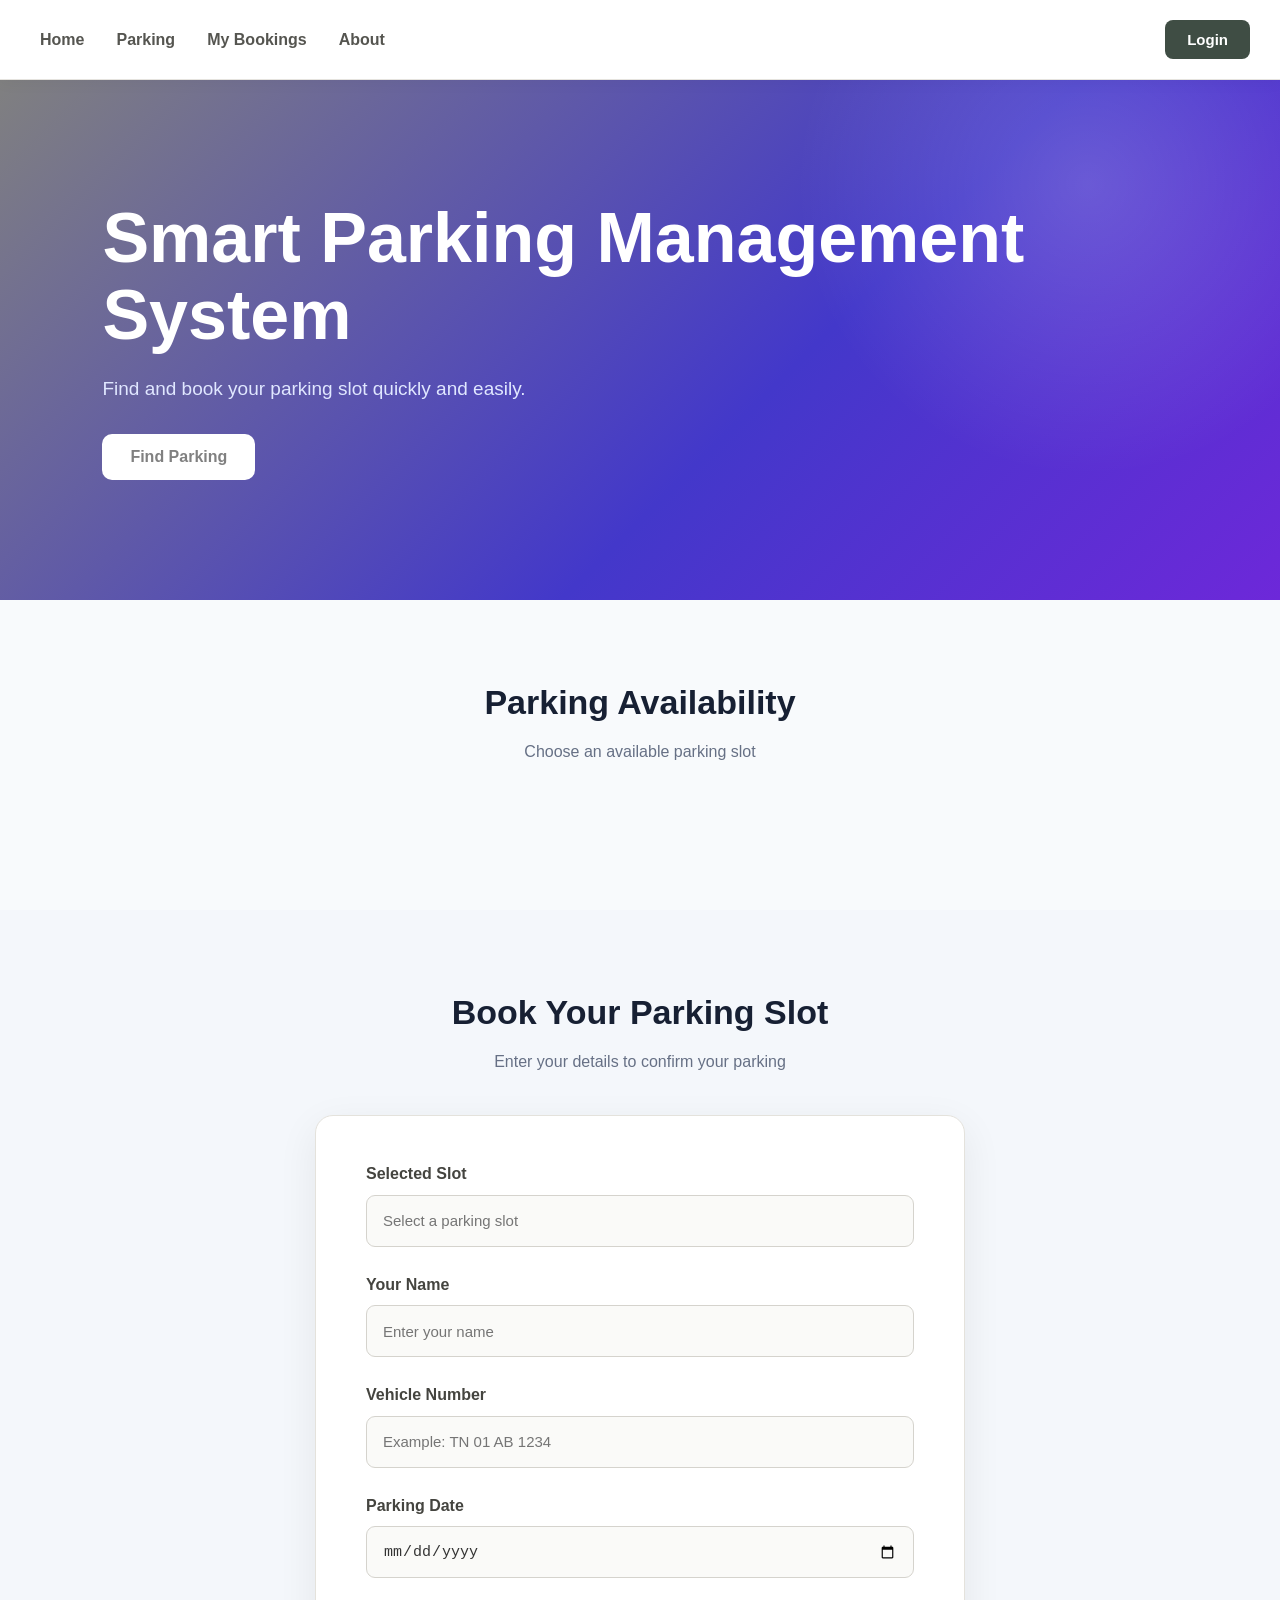
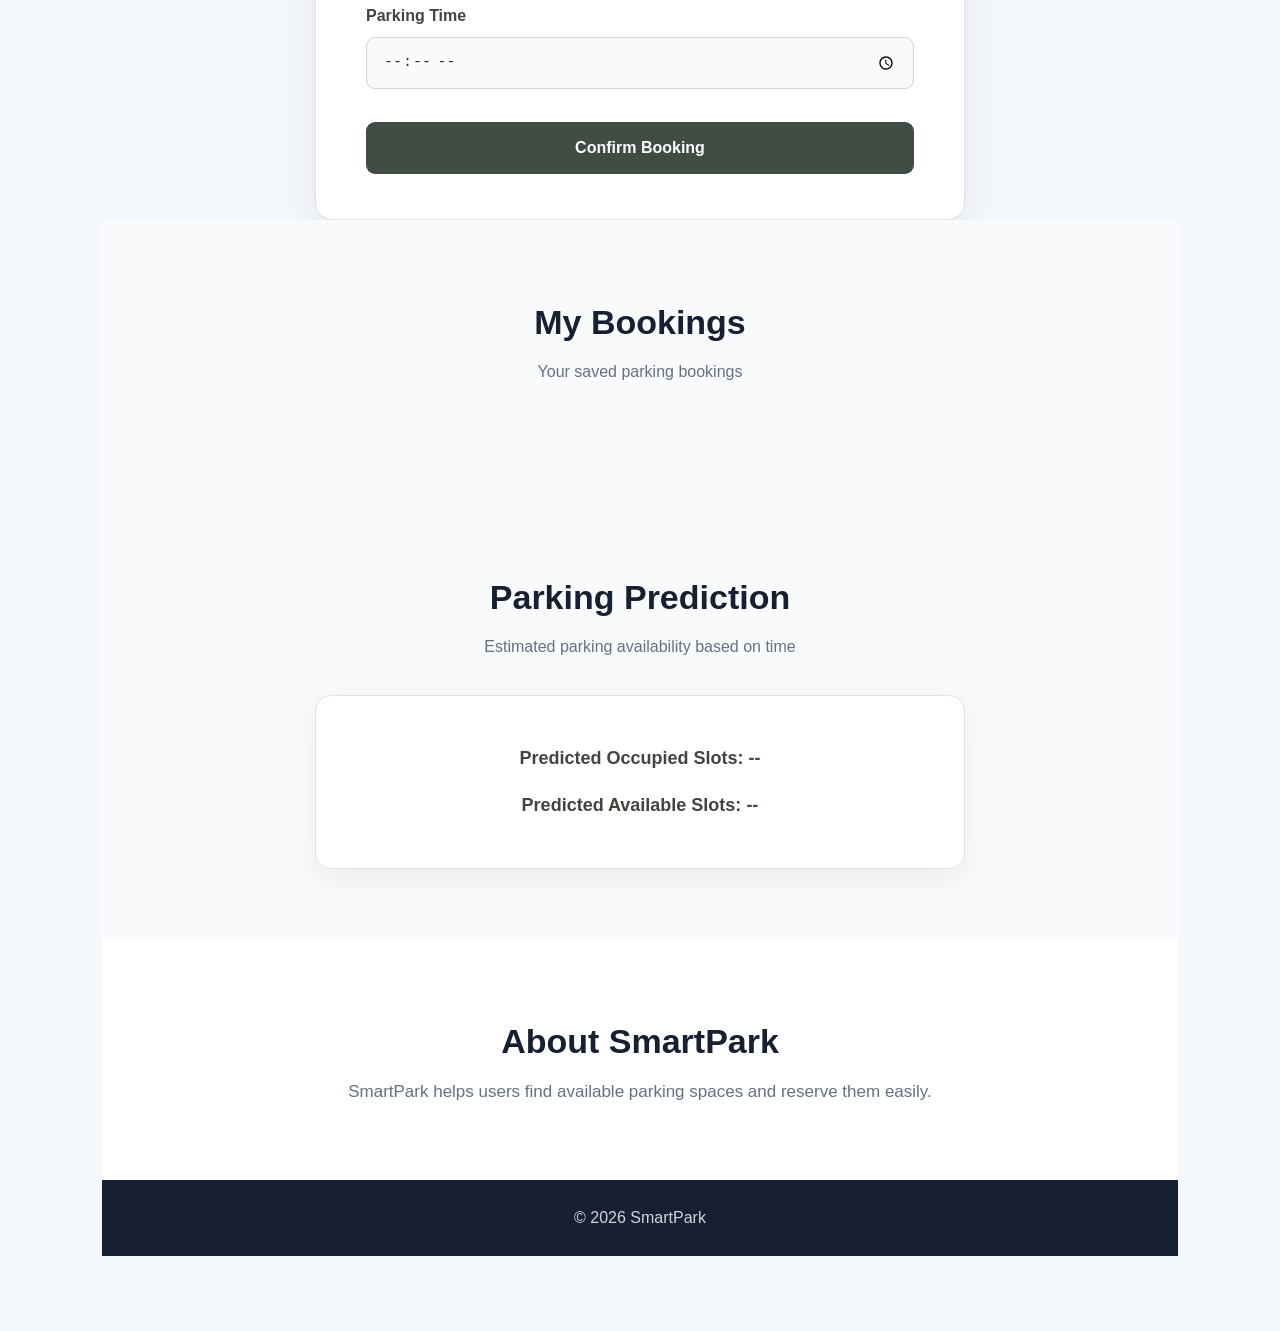
<file: index.html>
<!DOCTYPE html>
<html lang="en">

<head>

    <meta charset="UTF-8">

    <meta name="viewport"
          content="width=device-width, initial-scale=1.0">

    <title>SmartPark</title>

    <link rel="stylesheet"
          href="style.css">

</head>

<body>


    <!-- HEADER -->

    <header>


        <nav>

            <a href="#">Home</a>

            <a href="#parking">
                Parking
            </a>
            <a href="#my-bookings">My Bookings</a>

            <a href="#about">
                About
            </a>

        </nav>


       <button class="login-btn" id="authNavLink">
              Login
       </button>
        <span id="navUserName" class="nav-user-name"></span>

    </header>



    <!-- HOME SECTION -->

    <section class="hero">

        <div class="hero-text">

            <h1>
                Smart Parking
                Management System
            </h1>


            <p>
                Find and book your parking
                slot quickly and easily.
            </p>


            <button class="start-btn"
                    onclick="goToParking()">

                Find Parking

            </button>

        </div>

    </section>



    <!-- PARKING SECTION -->

    <section id="parking"
             class="parking-section">

        <h2>
            Parking Availability
        </h2>


        <p class="subtitle">
            Choose an available parking slot
        </p>


        <div class="parking-grid">

        </div>

    </section>
    <!-- ================= BOOKING ================= -->

<section id="booking" class="booking-section">

    <h2>Book Your Parking Slot</h2>

    <p class="subtitle">
        Enter your details to confirm your parking
    </p>

    <div class="booking-card">

        <label>Selected Slot</label>

        <input
            type="text"
            id="selectedSlot"
            placeholder="Select a parking slot"
            readonly
        >


        <label>Your Name</label>

        <input
            type="text"
            id="userName"
            placeholder="Enter your name"
        >


        <label>Vehicle Number</label>

        <input
            type="text"
            id="vehicleNumber"
            placeholder="Example: TN 01 AB 1234"
        >


        <label>Parking Date</label>

        <input
            type="date"
            id="parkingDate"
        >


        <label>Parking Time</label>

        <input
            type="time"
            id="parkingTime"
        >


        <button onclick="confirmBooking()">
            Confirm Booking
        </button>

    </div>
<!-- USER DASHBOARD -->
<section id="dashboard" class="dashboard-section" style="display: none;">

    <h2>My Dashboard</h2>
    <p class="subtitle">Welcome to your SmartPark dashboard</p>

    <div class="dashboard-card">

        <h3>User Details</h3>

        <p>
            <strong>Name:</strong>
            <span id="dashboardName">Guest</span>
        </p>

        <p>
            <strong>Email:</strong>
            <span id="dashboardEmail">Not logged in</span>
        </p>

        <p>
            <strong>Total Bookings:</strong>
            <span id="bookingCount">0</span>
        </p>
        <button onclick="logoutUser()" class="logout-btn">
            Logout
        </button>

    </div>

</section>
<section id="my-bookings" class="bookings-section">

    <h2>My Bookings</h2>

    <p class="subtitle">
        Your saved parking bookings
    </p>

    <div id="bookingList"></div>

</section>


<!-- PAYMENT POPUP -->

<div id="paymentModal" class="payment-modal">

    <div class="payment-box">

        <h2>Parking Payment</h2>

        <p>Amount to Pay</p>

        <h3 id="paymentAmount">₹50</h3>

        <p>Scan the QR code to complete payment</p>

        <!-- QR CODE WILL BE ADDED HERE -->
        
        <div id="qrCode">
          <img
             id="paymentQR"
            alt="Payment QR Code"
            width="200"
            height="200"
          >
        </div>

        <button id="paymentDoneBtn">
            Payment Done
        </button>

        <button onclick="closePaymentModal()">
            Cancel
        </button>

    </div>

</div>
    <!-- ML PARKING PREDICTION -->

<section id="prediction" class="prediction-section">

    <h2>Parking Prediction</h2>

    <p class="subtitle">
        Estimated parking availability based on time
    </p>

    <div class="prediction-card">

        <p>
            <strong>Predicted Occupied Slots:</strong>
            <span id="predictedOccupied">--</span>
        </p>

        <p>
            <strong>Predicted Available Slots:</strong>
            <span id="predictedAvailable">--</span>
        </p>

    </div>

</section>

    <!-- ABOUT -->

    <section id="about"
             class="about-section">

        <h2>
            About SmartPark
        </h2>


        <p>
            SmartPark helps users find available
            parking spaces and reserve them easily.
        </p>

    </section>



    <!-- FOOTER -->

    <footer>

        <p>
            © 2026 SmartPark
        </p>

    </footer>
    <!-- LOGIN / REGISTER MODAL -->

    <div id="authModal" class="auth-modal">

       <div class="auth-box">

           <span class="close-btn" onclick="closeAuth()">×</span>

           <h2 id="authTitle">Login</h2>

           <input
               type="text"
               id="authName"
               placeholder="Enter your name"
           >

           <input
               type="email"
               id="authEmail"
               placeholder="Enter your email"
           >

           <input
               type="password"
               id="authPassword"
               placeholder="Enter your password"
           >

           <button onclick="handleAuth()">Login</button>

           <p id="authSwitch">
              Don't have an account?
              <span onclick="showRegister()">Register</span>
           </p>
       </div>

    </div>
    <script src="script.js"></script>

</body>

</html>
</file>
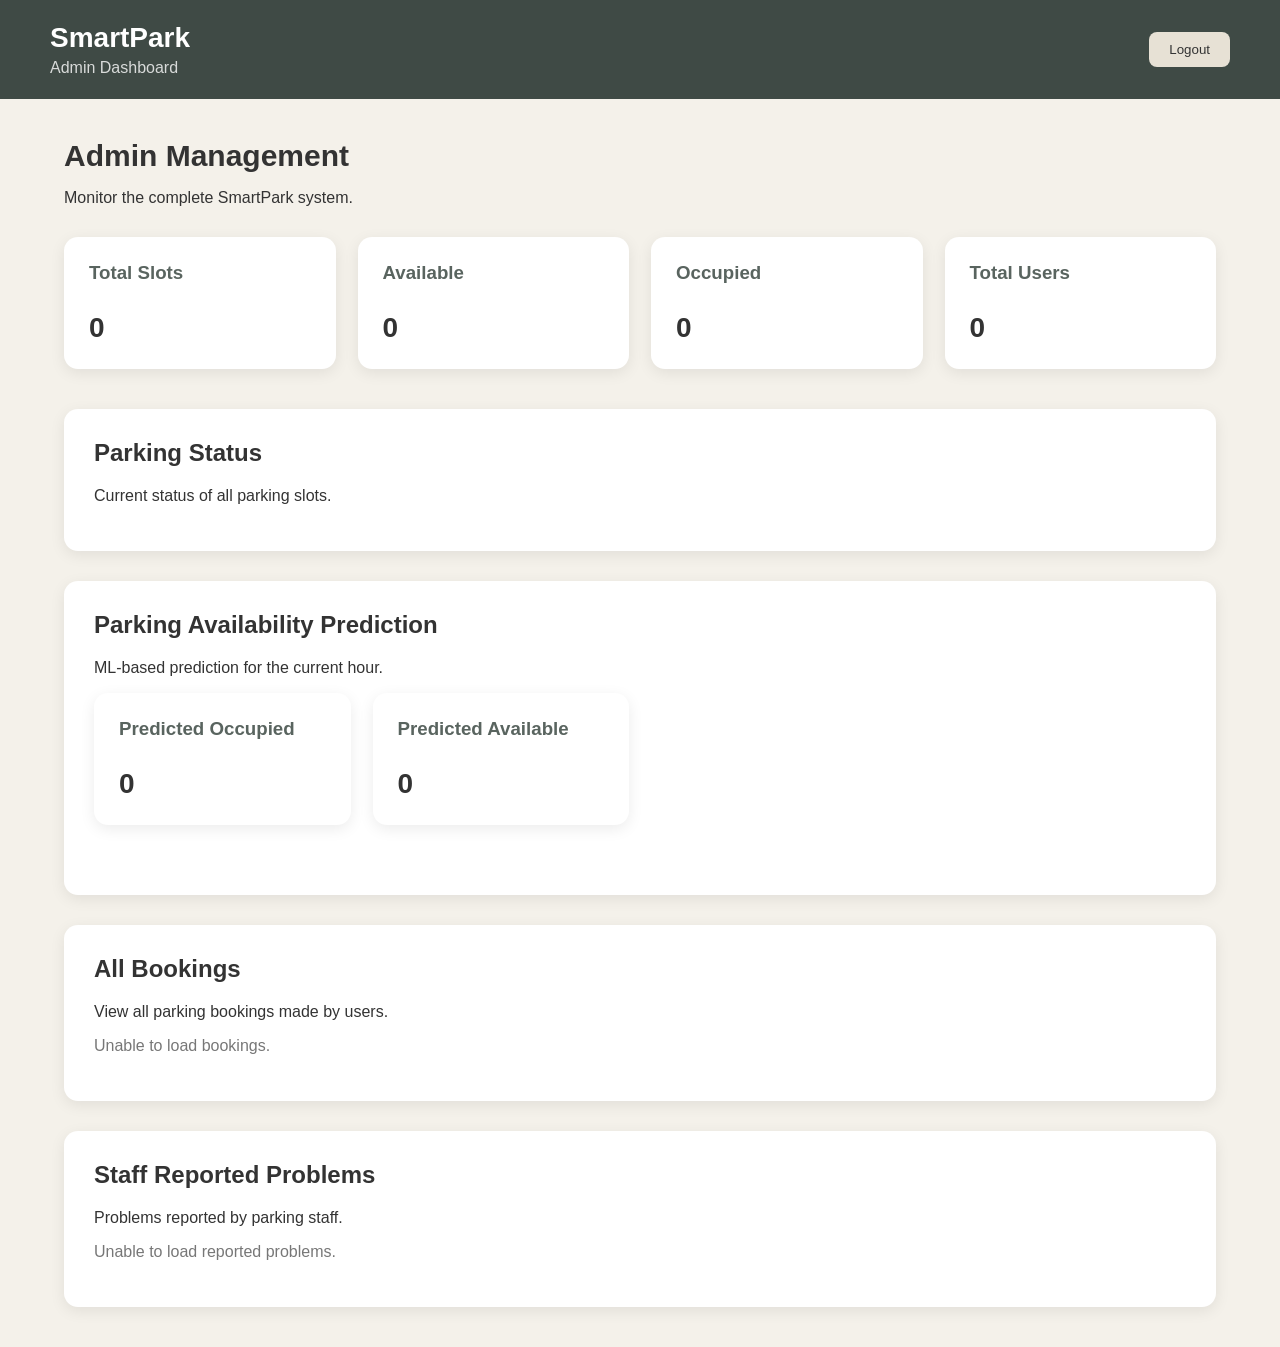
<file: admin.html>
<!DOCTYPE html>
<html lang="en">

<head>

    <meta charset="UTF-8">

    <meta name="viewport"
          content="width=device-width, initial-scale=1.0">

    <title>SmartPark - Admin Dashboard</title>

    <style>

        body {
            margin: 0;
            font-family: Arial, sans-serif;
            background: #f4f1ea;
            color: #333;
        }

        header {
            background: #3f4a45;
            color: white;
            padding: 22px 50px;
            display: flex;
            justify-content: space-between;
            align-items: center;
        }

        header h1 {
            margin: 0;
            font-size: 28px;
        }

        header p {
            margin: 5px 0 0;
            opacity: 0.8;
        }

        .logout-btn {
            padding: 10px 20px;
            border: none;
            border-radius: 8px;
            cursor: pointer;
            background: #e7e1d5;
            color: #333;
        }

        .container {
            width: 90%;
            max-width: 1200px;
            margin: 40px auto;
        }

        .welcome {
            margin-bottom: 30px;
        }

        .welcome h2 {
            font-size: 30px;
            margin-bottom: 8px;
        }

        .cards {
            display: grid;
            grid-template-columns: repeat(4, 1fr);
            gap: 22px;
            margin-bottom: 40px;
        }

        .card {
            background: white;
            padding: 25px;
            border-radius: 14px;
            box-shadow: 0 4px 15px rgba(0,0,0,0.08);
        }

        .card h3 {
            margin-top: 0;
            color: #59645f;
        }

        .card p {
            font-size: 28px;
            font-weight: bold;
            margin-bottom: 0;
        }

        .section {
            background: white;
            padding: 30px;
            border-radius: 14px;
            margin-bottom: 30px;
            box-shadow: 0 4px 15px rgba(0,0,0,0.08);
        }

        .section h2 {
            margin-top: 0;
        }

        .slot-grid {
            display: grid;
            grid-template-columns: repeat(5, 1fr);
            gap: 15px;
        }

        .slot {
            padding: 20px;
            border-radius: 10px;
            text-align: center;
            font-weight: bold;
        }

        .available {
            background: #dfe8df;
            color: #38513b;
        }

        .occupied {
            background: #eadfd9;
            color: #69483d;
        }

        .issue-card {
            border: 1px solid #ddd;
            border-radius: 10px;
            padding: 18px;
            margin-bottom: 15px;
            background: #fafafa;
        }

        .issue-card h3 {
            margin-top: 0;
        }

        .issue-status {
            display: inline-block;
            padding: 6px 12px;
            border-radius: 20px;
            background: #eadfd9;
            color: #69483d;
            font-size: 13px;
            font-weight: bold;
        }

        .no-issues {
            color: #777;
        }

        @media (max-width: 800px) {

            .cards {
                grid-template-columns: repeat(2, 1fr);
            }

            .slot-grid {
                grid-template-columns: repeat(3, 1fr);
            }

        }

    </style>

</head>


<body>


<header>

    <div>

        <h1>SmartPark</h1>

        <p>Admin Dashboard</p>

    </div>


    <button
        class="logout-btn"
        onclick="logoutAdmin()">

        Logout

    </button>

</header>


<div class="container">


    <div class="welcome">

        <h2>Admin Management</h2>

        <p>
            Monitor the complete SmartPark system.
        </p>

    </div>


    <!-- SUMMARY -->

    <div class="cards">


        <div class="card">

            <h3>Total Slots</h3>

            <p id="totalSlots">0</p>

        </div>


        <div class="card">

            <h3>Available</h3>

            <p id="availableSlots">0</p>

        </div>


        <div class="card">

            <h3>Occupied</h3>

            <p id="occupiedSlots">0</p>

        </div>


        <div class="card">

            <h3>Total Users</h3>

            <p id="totalUsers">0</p>

        </div>


    </div>


    <!-- PARKING STATUS -->

    <div class="section">

        <h2>Parking Status</h2>

        <p>
            Current status of all parking slots.
        </p>

        <div
            id="slotGrid"
            class="slot-grid">
        </div>

    </div>

    <!-- ML PREDICTION -->

<div class="section">

    <h2>Parking Availability Prediction</h2>

    <p>
        ML-based prediction for the current hour.
    </p>

    <div class="cards">

        <div class="card">

            <h3>Predicted Occupied</h3>

            <p id="adminPredictedOccupied">0</p>

        </div>

        <div class="card">

            <h3>Predicted Available</h3>

            <p id="adminPredictedAvailable">0</p>

        </div>

    </div>

</div>

    <!-- ALL BOOKINGS -->

<div class="section">

    <h2>All Bookings</h2>

    <p>
        View all parking bookings made by users.
    </p>

    <div id="bookingList">

        <p class="no-issues">
            Loading bookings...
        </p>

    </div>

</div>
    <!-- STAFF REPORTS -->

    <div class="section">

        <h2>Staff Reported Problems</h2>

        <p>
            Problems reported by parking staff.
        </p>

        <div id="issueList">

            <p class="no-issues">
                Loading reported problems...
            </p>

        </div>

    </div>


</div>


<script>

function loadUserCount() {

    fetch("http://127.0.0.1:5000/admin/users/count")

    .then(response => response.json())

    .then(data => {

        document.getElementById("totalUsers").textContent =
            data.total_users;

    })

    .catch(error => {

        console.error(error);

    });

}
function loadAdminPrediction() {

    const currentHour = new Date().getHours();

    fetch("http://127.0.0.1:5000/ml-prediction/" + currentHour)

    .then(response => response.json())

    .then(data => {

        document.getElementById("adminPredictedOccupied").textContent =
            data.predicted_occupied;

        document.getElementById("adminPredictedAvailable").textContent =
            data.predicted_available;

    })

    .catch(error => {

        console.error("Admin prediction error:", error);

    });

} 

function loadParkingStatus() {

    fetch("http://127.0.0.1:5000/slots")

    .then(response => response.json())

    .then(slots => {

        const slotGrid =
            document.getElementById("slotGrid");

        slotGrid.innerHTML = "";

        let available = 0;
        let occupied = 0;


        slots.forEach(slot => {

            const div =
                document.createElement("div");

            div.classList.add("slot");

            div.textContent =
                slot.slot_number +
                " - " +
                slot.status;


            if (slot.status === "Available") {

                div.classList.add("available");

                available++;

            } else {

                div.classList.add("occupied");

                occupied++;

            }


            slotGrid.appendChild(div);

        });


        document.getElementById("totalSlots").textContent =
            slots.length;

        document.getElementById("availableSlots").textContent =
            available;

        document.getElementById("occupiedSlots").textContent =
            occupied;

    })

    .catch(error => {

        console.error(error);

    });

}



function loadBookings() {

    fetch("http://127.0.0.1:5000/admin/bookings")

    .then(response => response.json())

    .then(bookings => {

        const bookingList =
            document.getElementById("bookingList");

        bookingList.innerHTML = "";


        if (bookings.length === 0) {

            bookingList.innerHTML =
                '<p class="no-issues">No bookings found.</p>';

            return;

        }


        bookings.forEach(booking => {

            const card =
                document.createElement("div");

            card.classList.add("issue-card");


            card.innerHTML = `

                <h3>
                    Booking #${booking.id}
                </h3>

                <p>
                    <strong>User:</strong>
                    ${booking.user_name}
                </p>

                <p>
                    <strong>Email:</strong>
                    ${booking.user_email}
                </p>

                <p>
                    <strong>Slot:</strong>
                    ${booking.slot_number}
                </p>

                <p>
                    <strong>Vehicle:</strong>
                    ${booking.vehicle_number}
                </p>

                <p>
                    <strong>Date & Time:</strong>
                    ${booking.booking_date}
                </p>

                <p>
                    <strong>Amount:</strong>
                    ₹${booking.amount}
                </p>

                <p>
                    <strong>Payment:</strong>
                    ${booking.payment_status}
                </p>

                <p>
                    <strong>Status:</strong>
                    ${booking.status}
                </p>

            `;


            bookingList.appendChild(card);

        });

    })

    .catch(error => {

        console.error(error);

        document.getElementById("bookingList").innerHTML =
            '<p class="no-issues">Unable to load bookings.</p>';

    });

}




function loadIssues() {

    fetch("http://127.0.0.1:5000/issues")

    .then(response => response.json())

    .then(issues => {

        const issueList =
            document.getElementById("issueList");

        issueList.innerHTML = "";


        if (issues.length === 0) {

            issueList.innerHTML =
                '<p class="no-issues">No problems reported.</p>';

            return;

        }


        issues.forEach(issue => {

            const card =
                document.createElement("div");

            card.classList.add("issue-card");


            card.innerHTML = `

                <h3>
                    Slot ${issue.slot_number}
                </h3>

                <p>
                    <strong>Staff:</strong>
                    ${issue.staff_name}
                </p>

                <p>
                    <strong>Problem:</strong>
                    ${issue.issue_type}
                </p>

                <p>
                    <strong>Description:</strong>
                    ${issue.description}
                </p>

                <select
    onchange="updateIssueStatus(${issue.id}, this.value)">

    <option value="Reported"
        ${issue.status === "Reported" ? "selected" : ""}>
        Reported
    </option>

    <option value="In Progress"
        ${issue.status === "In Progress" ? "selected" : ""}>
        In Progress
    </option>

    <option value="Resolved"
        ${issue.status === "Resolved" ? "selected" : ""}>
        Resolved
    </option>

</select>

            `;


            issueList.appendChild(card);

        });

    })

    .catch(error => {

        console.error(error);

        document.getElementById("issueList").innerHTML =
            '<p class="no-issues">Unable to load reported problems.</p>';

    });

}

function updateIssueStatus(issueId, status) {

    fetch("http://127.0.0.1:5000/issues/" + issueId + "/status", {

        method: "PUT",

        headers: {
            "Content-Type": "application/json"
        },

        body: JSON.stringify({
            status: status
        })

    })

    .then(response => response.json())

    .then(data => {

        if (data.message === "Issue status updated successfully") {

            alert("Issue status updated successfully.");

            loadIssues();

        } else {

            alert(data.message);

        }

    })

    .catch(error => {

        console.error(error);

        alert("Unable to update issue status.");

    });

}

function logoutAdmin() {

    localStorage.removeItem("loggedInUser");

    window.location.href = "../index.html";

}


loadParkingStatus();

loadUserCount();

loadAdminPrediction();

loadBookings();

loadIssues();

setInterval(loadParkingStatus, 5000);


</script>


</body>

</html>
</file>
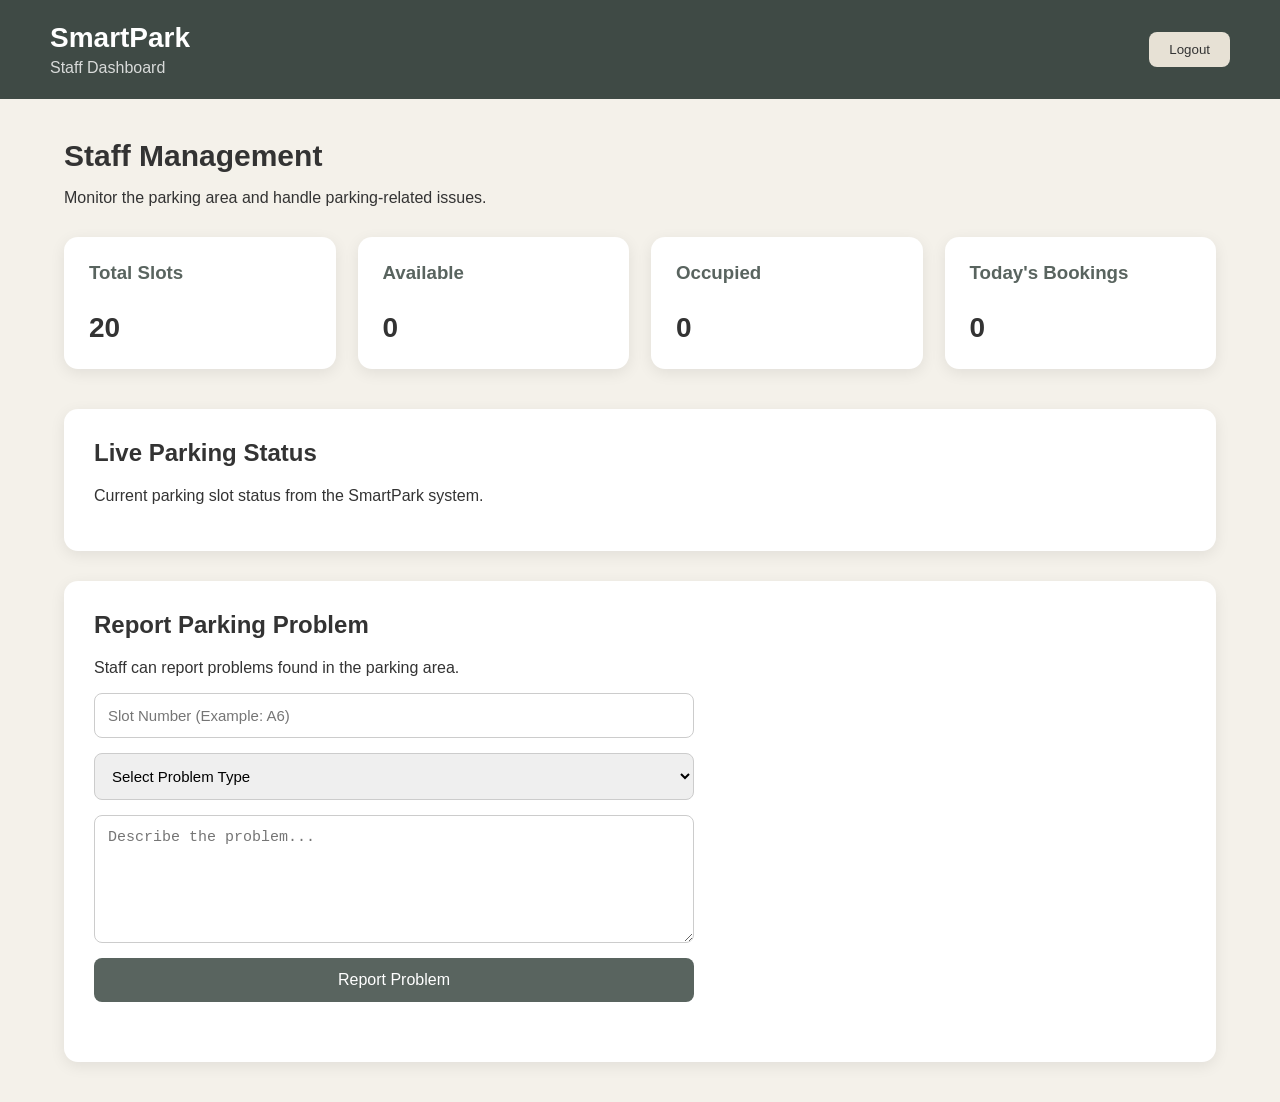
<file: staff.html>
<!DOCTYPE html>
<html lang="en">

<head>
    <meta charset="UTF-8">
    <meta name="viewport" content="width=device-width, initial-scale=1.0">

    <title>SmartPark - Staff Dashboard</title>

    <style>
        body {
            margin: 0;
            font-family: Arial, sans-serif;
            background: #f4f1ea;
            color: #333;
        }

        header {
            background: #3f4a45;
            color: white;
            padding: 22px 50px;
            display: flex;
            justify-content: space-between;
            align-items: center;
        }

        header h1 {
            margin: 0;
            font-size: 28px;
        }

        header p {
            margin: 5px 0 0;
            opacity: 0.8;
        }

        .logout-btn {
            padding: 10px 20px;
            border: none;
            border-radius: 8px;
            cursor: pointer;
            background: #e7e1d5;
            color: #333;
        }

        .container {
            width: 90%;
            max-width: 1200px;
            margin: 40px auto;
        }

        .welcome {
            margin-bottom: 30px;
        }

        .welcome h2 {
            font-size: 30px;
            margin-bottom: 8px;
        }

        .cards {
            display: grid;
            grid-template-columns: repeat(4, 1fr);
            gap: 22px;
            margin-bottom: 40px;
        }

        .card {
            background: white;
            padding: 25px;
            border-radius: 14px;
            box-shadow: 0 4px 15px rgba(0,0,0,0.08);
        }

        .card h3 {
            margin-top: 0;
            color: #59645f;
        }

        .card p {
            font-size: 28px;
            font-weight: bold;
            margin-bottom: 0;
        }

        .section {
            background: white;
            padding: 30px;
            border-radius: 14px;
            margin-bottom: 30px;
            box-shadow: 0 4px 15px rgba(0,0,0,0.08);
        }

        .section h2 {
            margin-top: 0;
        }

        .issue-form {
            display: flex;
            flex-direction: column;
            gap: 15px;
            max-width: 600px;
        }

        .issue-form input,
        .issue-form select,
        .issue-form textarea {
            padding: 13px;
            border: 1px solid #ccc;
            border-radius: 8px;
            font-size: 15px;
        }

        .issue-form textarea {
            min-height: 100px;
            resize: vertical;
        }

        .submit-btn {
            padding: 13px;
            border: none;
            border-radius: 8px;
            background: #59645f;
            color: white;
            font-size: 16px;
            cursor: pointer;
        }

        .submit-btn:hover {
            background: #46514c;
        }

        .slot-grid {
            display: grid;
            grid-template-columns: repeat(5, 1fr);
            gap: 15px;
        }

        .slot {
            padding: 20px;
            border-radius: 10px;
            text-align: center;
            font-weight: bold;
        }

        .available {
            background: #dfe8df;
            color: #38513b;
        }

        .occupied {
            background: #eadfd9;
            color: #69483d;
        }

        .message {
            margin-top: 15px;
            font-weight: bold;
        }

        @media (max-width: 800px) {
            .cards {
                grid-template-columns: repeat(2, 1fr);
            }

            .slot-grid {
                grid-template-columns: repeat(3, 1fr);
            }
        }
    </style>
</head>

<body>

<header>

    <div>
        <h1>SmartPark</h1>
        <p>Staff Dashboard</p>
    </div>

    <button class="logout-btn" onclick="logoutStaff()">
        Logout
    </button>

</header>


<div class="container">

    <div class="welcome">
        <h2>Staff Management</h2>
        <p>Monitor the parking area and handle parking-related issues.</p>
    </div>


    <!-- SUMMARY CARDS -->

    <div class="cards">

        <div class="card">
            <h3>Total Slots</h3>
            <p id="totalSlots">20</p>
        </div>

        <div class="card">
            <h3>Available</h3>
            <p id="availableSlots">0</p>
        </div>

        <div class="card">
            <h3>Occupied</h3>
            <p id="occupiedSlots">0</p>
        </div>

        <div class="card">
            <h3>Today's Bookings</h3>
            <p id="totalBookings">0</p>
        </div>

    </div>


    <!-- PARKING STATUS -->

    <div class="section">

        <h2>Live Parking Status</h2>

        <p>
            Current parking slot status from the SmartPark system.
        </p>

        <div id="slotGrid" class="slot-grid"></div>

    </div>


    <!-- REPORT PROBLEM -->

    <div class="section">

        <h2>Report Parking Problem</h2>

        <p>
            Staff can report problems found in the parking area.
        </p>

        <div class="issue-form">

            <input
                type="text"
                id="issueSlot"
                placeholder="Slot Number (Example: A6)"
            >

            <select id="issueType">

                <option value="">
                    Select Problem Type
                </option>

                <option value="Sensor not working">
                    Sensor not working
                </option>

                <option value="Slot blocked">
                    Slot blocked
                </option>

                <option value="Vehicle problem">
                    Vehicle problem
                </option>

                <option value="Booking issue">
                    Booking issue
                </option>

                <option value="Payment issue">
                    Payment issue
                </option>

                <option value="Other">
                    Other
                </option>

            </select>

            <textarea
                id="issueDescription"
                placeholder="Describe the problem..."
            ></textarea>

            <button
                class="submit-btn"
                onclick="reportIssue()"
            >
                Report Problem
            </button>

            <div id="issueMessage" class="message"></div>

        </div>

    </div>

</div>


<script>

    function loadParkingStatus() {

        fetch("http://127.0.0.1:5000/slots")

            .then(response => response.json())

            .then(slots => {

                const slotGrid =
                    document.getElementById("slotGrid");

                slotGrid.innerHTML = "";

                let available = 0;
                let occupied = 0;

                slots.forEach(slot => {

                    const div =
                        document.createElement("div");

                    div.classList.add("slot");

                    div.textContent =
                        slot.slot_number + " - " + slot.status;

                    if (slot.status === "Available") {

                        div.classList.add("available");
                        available++;

                    } else {

                        div.classList.add("occupied");
                        occupied++;

                    }

                    slotGrid.appendChild(div);

                });

                document.getElementById("totalSlots").textContent =
                    slots.length;

                document.getElementById("availableSlots").textContent =
                    available;

                document.getElementById("occupiedSlots").textContent =
                    occupied;

            })

            .catch(error => {

                console.error(error);

            });
    }


    function loadBookingCount() {

        fetch("http://127.0.0.1:5000/bookings")

            .then(response => response.json())

            .then(bookings => {

                document.getElementById("totalBookings").textContent =
                    bookings.length;

            })

            .catch(error => {

                console.error(error);

            });
    }


    function reportIssue() {

    const slot =
        document.getElementById("issueSlot").value.trim();

    const type =
        document.getElementById("issueType").value;

    const description =
        document.getElementById("issueDescription").value.trim();

    const user =
        JSON.parse(localStorage.getItem("loggedInUser"));


    if (!user) {

        alert("Staff login required.");

        return;
    }


    if (!slot || !type || !description) {

        alert("Please fill all problem details.");

        return;
    }


    fetch("http://127.0.0.1:5000/report-issue", {

        method: "POST",

        headers: {
            "Content-Type": "application/json"
        },

        body: JSON.stringify({

            staff_name: user.name,
            slot_number: slot,
            issue_type: type,
            description: description

        })

    })

    .then(response => response.json())

    .then(data => {

        if (data.message === "Parking problem reported successfully") {

            document.getElementById("issueMessage").textContent =
                "Problem reported successfully.";

            document.getElementById("issueSlot").value = "";
            document.getElementById("issueType").value = "";
            document.getElementById("issueDescription").value = "";

        } else {

            alert(data.message);

        }

    })

    .catch(error => {

        console.error(error);

        alert("Unable to report the parking problem.");

    });

}

    function logoutStaff() {

        localStorage.removeItem("loggedInUser");

        window.location.href = "index.html";

    }


    loadParkingStatus();
    loadBookingCount();

    setInterval(loadParkingStatus, 5000);

</script>

</body>

</html>
</file>
<file: style.css>
/* =========================
   SMART PARKING - MODERN UI
   ========================= */

* {
    margin: 0;
    padding: 0;
    box-sizing: border-box;
}

html {
    scroll-behavior: smooth;
}

body {
    font-family: "Segoe UI", Arial, sans-serif;
    background: #f4f7fb;
    color: #172033;
    line-height: 1.6;
}

/* =========================
   HEADER / NAVIGATION
========================= */

header {
    width: 100%;
    min-height: 80px;
    padding: 18px 40px;

    background: #ffffff;

    display: flex;
    align-items: center;

    position: sticky;
    top: 0;
    z-index: 1000;

    border-bottom: 1px solid #e5e3de;
    box-shadow: 0 3px 15px rgba(0, 0, 0, 0.04);
}


/* SMARTPARK - CENTER */

header .logo {
    position: absolute;
    left: 50%;
    transform: translateX(-50%);

    font-size: 28px;
    font-weight: 800;
    color: #292929;
    letter-spacing: 1px;
}


/* NAVIGATION LINKS */

header nav {
    display: flex;
    align-items: center;
    gap: 32px;
}

header nav a {
    text-decoration: none;
    color: #555550;

    font-size: 16px;
    font-weight: 600;

    transition: 0.3s;
}

header nav a:hover {
    color: #3f4d44;
}


/* HI HARSHINI */

#navUserName {
    position: absolute;
    right: 135px;

    color: #44443f;
    font-size: 18px;
    font-weight: 700;
}


/* LOGIN / LOGOUT BUTTON */

.login-btn {
    position: absolute;
    right: 30px;

    margin: 0;

    padding: 11px 22px;

    background: #3f4d44;
    color: white;

    border: none;
    border-radius: 8px;

    font-size: 15px;
    font-weight: 700;

    cursor: pointer;
}

.login-btn:hover {
    background: #2f3b34;
}
/* =========================
   HERO SECTION
   ========================= */

.hero {
    min-height: 520px;
    padding: 100px 8%;
    display: flex;
    align-items: center;
    background:
        radial-gradient(circle at 85% 20%, rgba(255,255,255,0.18), transparent 25%),
        linear-gradient(135deg, grey, #4338ca 60%, #6d28d9);
    color: white;
}

.hero h1 {
    font-size: clamp(42px, 6vw, 70px);
    line-height: 1.1;
    margin-bottom: 20px;
    font-weight: 800;
}

.hero p {
    font-size: 19px;
    max-width: 650px;
    color: #e0e7ff;
    margin-bottom: 30px;
}

.hero button {
    background: white;
    color: grey;
    border: none;
    padding: 14px 28px;
    border-radius: 10px;
    font-size: 16px;
    font-weight: 700;
    cursor: pointer;
    transition: 0.3s;
}

.hero button:hover {
    transform: translateY(-3px);
}

/* =========================
   GENERAL SECTIONS
   ========================= */

section {
    padding: 75px 8%;
}

section h2 {
    text-align: center;
    font-size: 34px;
    color: #172033;
    margin-bottom: 10px;
}

.subtitle {
    text-align: center;
    color: #667085;
    margin-bottom: 35px;
}

/* =========================
   PARKING SECTION
   ========================= */

.parking-section {
    background: #f8fafc;
}

.parking-grid {
    max-width: 850px;
    margin: 35px auto;
    display: grid;
    grid-template-columns: repeat(5, 1fr);
    gap: 18px;
}

.slot {
    height: 75px;
    border: none;
    border-radius: 14px;
    font-size: 18px;
    font-weight: 800;
    cursor: pointer;
    transition: 0.25s;
}

/* AVAILABLE */

.slot.available {
    background: #dcfce7;
    color: #15803d;
    border: 2px solid #86efac;
}

.slot.available:hover {
    background: #22c55e;
    color: white;
    transform: translateY(-4px);
    box-shadow: 0 8px 18px rgba(34, 197, 94, 0.25);
}

/* OCCUPIED */

.slot.occupied {
    background: #fee2e2;
    color: #dc2626;
    border: 2px solid #fca5a5;
    cursor: not-allowed;
}

/* SELECTED */

.slot.selected {
    background: grey !important;
    color: white !important;
    border-color: grey !important;
    transform: scale(1.05);
    box-shadow: 0 8px 20px rgba(37, 99, 235, 0.3);
}

/* =========================
   BOOKING SECTION
========================= */

.booking-section {
    background: #f4f7fb;
    padding: 75px 8%;
}

.booking-section h2 {
    text-align: center;
    font-size: 34px;
    color: #172033;
    margin-bottom: 10px;
}

.booking-section .subtitle {
    text-align: center;
    color: #667085;
    margin-bottom: 40px;
}


/* =========================
   BOOKING CARD - VERTICAL
========================= */

.booking-card {
    width: 100%;
    max-width: 650px;

    margin: 0 auto;
    padding: 45px 50px;

    background: #ffffff;

    border-radius: 18px;
    border: 1px solid #e4e2dc;

    box-shadow: 0 12px 40px rgba(0, 0, 0, 0.07);

    display: flex;
    flex-direction: column;
}


/* LABELS */

.booking-card label {
    display: block;
    width: 100%;

    margin-bottom: 8px;

    color: #44443f;
    font-size: 16px;
    font-weight: 600;
}


/* INPUTS */

.booking-card input {
    display: block;
    width: 100%;
    height: 52px;

    padding: 14px 16px;
    margin-bottom: 25px;

    border: 1px solid #d5d3cd;
    border-radius: 9px;

    background: #fafaf8;

    font-size: 15px;
    color: #333333;

    outline: none;
}


/* INPUT FOCUS */

.booking-card input:focus {
    border-color: #68776d;
    background: #ffffff;
}


/* CONFIRM BUTTON */

.booking-card button {
    display: block;
    width: 100%;
    height: 52px;

    margin-top: 8px;

    border: none;
    border-radius: 9px;

    background: #3f4d44;
    color: #ffffff;

    font-size: 16px;
    font-weight: 700;

    cursor: pointer;
}

.booking-card button:hover {
    background: #2f3b34;
}

/* =========================
   DASHBOARD
   ========================= */

#dashboard {
    background: linear-gradient(135deg, #eff6ff, #eef2ff);
}

.dashboard-card {
    max-width: 800px;
    margin: auto;
    background: white;
    padding: 35px;
    border-radius: 20px;
    box-shadow: 0 10px 35px rgba(15, 23, 42, 0.08);
}

#dashboardName {
    color: black;
}

#bookingCount {
    color: grey;
    font-size: 20px;
    font-weight: 800;
}

/* =========================
   MY BOOKINGS
   ========================= */

.bookings-section {
    background: #f8fafc;
}

#bookingList {
    max-width: 800px;
    margin: auto;
}

.booking-item {
    background: white;
    padding: 25px;
    margin-bottom: 18px;
    border-radius: 16px;
    border-left: 5px solid #2563eb;
    box-shadow: 0 7px 25px rgba(15, 23, 42, 0.07);
    transition: 0.25s;
}

.booking-item:hover {
    transform: translateY(-3px);
    box-shadow: 0 12px 30px rgba(15, 23, 42, 0.1);
}

.booking-item p {
    margin: 7px 0;
    color: #475467;
}

.booking-item strong {
    color: #172033;
}

/* BOOKING BUTTONS */

.booking-item button {
    border: none;
    padding: 11px 18px;
    border-radius: 9px;
    margin-top: 12px;
    margin-right: 8px;
    font-weight: 700;
    cursor: pointer;
    transition: 0.25s;
}

.booking-item button:hover {
    transform: translateY(-2px);
}

/* =========================
   PAYMENT MODAL
   ========================= */

.payment-modal {
    display: none;
    position: fixed;
    inset: 0;
    z-index: 9999;
    background: rgba(15, 23, 42, 0.7);
    backdrop-filter: blur(5px);
    justify-content: center;
    align-items: center;
}

.payment-box {
    background: white;
    width: 390px;
    max-width: 90%;
    padding: 35px;
    border-radius: 22px;
    text-align: center;
    box-shadow: 0 25px 70px rgba(0, 0, 0, 0.25);
    animation: popup 0.25s ease;
}

.payment-box h2 {
    color: #2563eb;
    margin-bottom: 10px;
}

.payment-box h3 {
    font-size: 32px;
    color: #16a34a;
    margin: 10px 0;
}

.payment-box p {
    color: #667085;
}

#qrCode {
    margin: 25px auto;
    padding: 15px;
    width: fit-content;
    background: white;
    border-radius: 14px;
    box-shadow: 0 5px 20px rgba(0, 0, 0, 0.08);
}

#qrCode img {
    display: block;
    border-radius: 8px;
}

.payment-box button {
    padding: 12px 20px;
    margin: 5px;
    border: none;
    border-radius: 9px;
    font-weight: 700;
    cursor: pointer;
    transition: 0.25s;
}

#paymentDoneBtn {
    background: #16a34a;
    color: white;
}

#paymentDoneBtn:hover {
    background: #15803d;
}

.payment-box button:last-child {
    background: #e5e7eb;
    color: #344054;
}

.payment-box button:hover {
    transform: translateY(-2px);
}

/* =========================
   LOGIN / REGISTER MODAL
   ========================= */

#authModal {
    display: none;
    position: fixed;
    inset: 0;
    z-index: 9998;
    background: rgba(15, 23, 42, 0.7);
    backdrop-filter: blur(5px);
    justify-content: center;
    align-items: center;
}

.auth-box {
    background: white;
    width: 400px;
    max-width: 90%;
    padding: 35px;
    border-radius: 20px;
    box-shadow: 0 25px 70px rgba(0, 0, 0, 0.25);
}

.auth-box input {
    width: 100%;
    padding: 13px;
    margin: 8px 0;
    border: 1px solid #d0d5dd;
    border-radius: 9px;
    outline: none;
}

.auth-box input:focus {
    border-color: #2563eb;
}

.auth-box button {
    width: 100%;
    padding: 13px;
    margin-top: 12px;
    background: linear-gradient(135deg, #2563eb, #4f46e5);
    color: white;
    border: none;
    border-radius: 9px;
    font-weight: 700;
    cursor: pointer;
}

#authSwitch {
    text-align: center;
    margin-top: 15px;
    color: #667085;
}

#authSwitch span {
    color: #2563eb;
    font-weight: 700;
    cursor: pointer;
}

/* =========================
   ABOUT SECTION
   ========================= */

.about-section {
    background: white;
    text-align: center;
}

.about-section p {
    max-width: 750px;
    margin: auto;
    color: #667085;
    font-size: 17px;
}

/* =========================
   FOOTER
   ========================= */

footer {
    background: #172033;
    color: #d0d5dd;
    text-align: center;
    padding: 25px;
}

/* =========================
   ANIMATION
   ========================= */

@keyframes popup {
    from {
        opacity: 0;
        transform: scale(0.92);
    }

    to {
        opacity: 1;
        transform: scale(1);
    }
}

/* =========================
   MOBILE VIEW
   ========================= */

@media (max-width: 768px) {

    nav {
        padding: 15px 5%;
    }

    nav ul {
        gap: 12px;
    }

    nav ul li a {
        font-size: 13px;
    }

    .hero {
        padding: 70px 6%;
        min-height: 430px;
    }

    .hero h1 {
        font-size: 42px;
    }

    section {
        padding: 55px 6%;
    }

    section h2 {
        font-size: 28px;
    }

    .parking-grid {
        grid-template-columns: repeat(4, 1fr);
        gap: 10px;
    }

    .slot {
        height: 60px;
        font-size: 15px;
    }

    .booking-form {
        padding: 25px;
    }
}

@media (max-width: 480px) {

    nav ul {
        display: none;
    }

    .parking-grid {
        grid-template-columns: repeat(3, 1fr);
    }

    .slot {
        height: 55px;
    }

    .payment-box {
        padding: 25px 18px;
    }
}
/* =========================
   ML PREDICTION
========================= */

.prediction-section {
    background: #f8fafc;
    padding: 70px 8%;
    text-align: center;
}

.prediction-section h2 {
    font-size: 34px;
    color: #172033;
    margin-bottom: 10px;
}

.prediction-section .subtitle {
    color: #667085;
    margin-bottom: 35px;
}

.prediction-card {
    width: 100%;
    max-width: 650px;
    margin: 0 auto;

    padding: 30px 40px;

    background: #ffffff;
    border: 1px solid #e4e2dc;
    border-radius: 16px;

    box-shadow: 0 10px 30px rgba(0, 0, 0, 0.06);
}

.prediction-card p {
    font-size: 18px;
    color: #44443f;
    margin: 18px 0;
}

.prediction-card span {
    font-weight: 800;
    color: #3f4d44;
}
</file>
